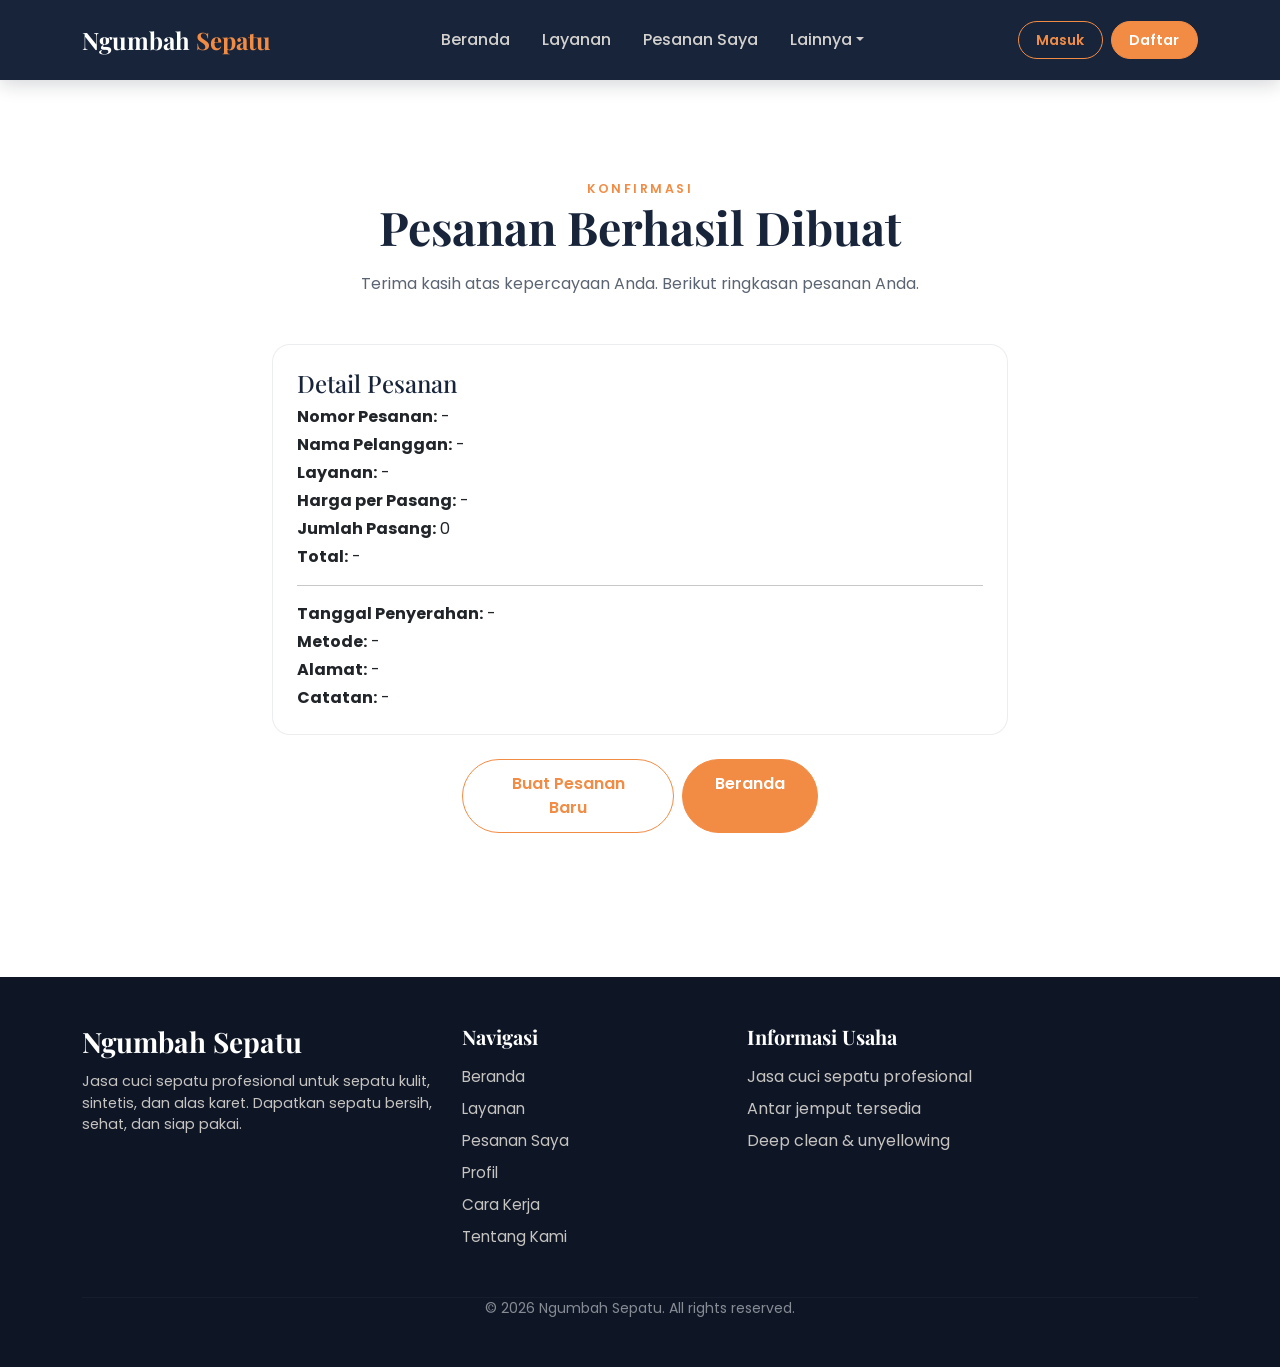
<file: konfirmasi-pesanan.html>
<!DOCTYPE html>
<html lang="id">
<head>
    <meta charset="UTF-8">
    <meta name="viewport" content="width=device-width, initial-scale=1.0">
    <title>Ngumbah Sepatu | Konfirmasi Pesanan</title>

    <!-- Bootstrap 5 CSS -->
    <link href="https://cdn.jsdelivr.net/npm/bootstrap@5.3.3/dist/css/bootstrap.min.css" rel="stylesheet">
    <!-- Google Fonts -->
    <link href="https://fonts.googleapis.com/css2?family=Playfair+Display:wght@500;600;700&family=Poppins:wght@300;400;500;600;700&display=swap" rel="stylesheet">
    <!-- Custom CSS -->
    <link rel="stylesheet" href="css/style.css">
</head>
<body>

    <!-- ==================== NAVBAR ==================== -->
    <nav class="navbar navbar-expand-lg navbar-dark bg-navy fixed-top">
        <div class="container">
            <a class="navbar-brand" href="index.html">Ngumbah <span class="brand-accent">Sepatu</span></a>

            <button class="navbar-toggler" type="button" data-bs-toggle="collapse" data-bs-target="#navMenu" aria-controls="navMenu" aria-expanded="false" aria-label="Buka navigasi">
                <span class="navbar-toggler-icon"></span>
            </button>

            <div class="collapse navbar-collapse" id="navMenu">
                <ul class="navbar-nav mx-auto mb-2 mb-lg-0">
                    <li class="nav-item"><a class="nav-link" href="index.html">Beranda</a></li>
                    <li class="nav-item"><a class="nav-link" href="layanan.html">Layanan</a></li>
                    <li class="nav-item"><a class="nav-link" href="pesanan-saya.html">Pesanan Saya</a></li>
                    <li class="nav-item dropdown">
                        <a class="nav-link dropdown-toggle" href="#" id="dropdownLainnya" role="button" data-bs-toggle="dropdown" aria-expanded="false">Lainnya</a>
                        <ul class="dropdown-menu dropdown-menu-dark" aria-labelledby="dropdownLainnya">
                            <li><a class="dropdown-item" href="index.html#cara-kerja">Cara Kerja</a></li>
                            <li><a class="dropdown-item" href="index.html#tentang">Tentang Kami</a></li>
                            <li><hr class="dropdown-divider"></li>
                            <li><a class="dropdown-item" href="profil.html">Profil</a></li>
                        </ul>
                    </li>
                </ul>
                <div class="d-flex flex-column flex-lg-row gap-2 mt-3 mt-lg-0">
                    <a href="login.html" class="btn btn-outline-orange" id="btnNavLogin">Masuk</a>
                    <a href="register.html" class="btn btn-orange" id="btnNavRegister">Daftar</a>
                    <button type="button" class="btn btn-outline-orange" id="btnLogout" style="display: none;">Logout</button>
                </div>
            </div>
        </div>
    </nav>

    <!-- ==================== KONFIRMASI PESANAN ==================== -->
    <section class="section bg-white">
        <div class="container">
            <div class="row justify-content-center text-center">
                <div class="col-lg-8">
                    <span class="eyebrow text-orange">Konfirmasi</span>
                    <h1 class="section-title">Pesanan Berhasil Dibuat</h1>
                    <p class="section-sub">Terima kasih atas kepercayaan Anda. Berikut ringkasan pesanan Anda.</p>
                </div>
            </div>

            <div class="row mt-5">
                <div class="col-lg-8 offset-lg-2">
                    <div class="card bg-white service-card p-4">
                        <h3 class="service-title">Detail Pesanan</h3>

                        <p class="mb-1"><strong>Nomor Pesanan:</strong> <span id="konfirmasiNomor">-</span></p>
                        <p class="mb-1"><strong>Nama Pelanggan:</strong> <span id="konfirmasiNama">-</span></p>
                        <p class="mb-1"><strong>Layanan:</strong> <span id="konfirmasiLayanan">-</span></p>
                        <p class="mb-1"><strong>Harga per Pasang:</strong> <span id="konfirmasiHarga">-</span></p>
                        <p class="mb-1"><strong>Jumlah Pasang:</strong> <span id="konfirmasiJumlah">0</span></p>
                        <p class="mb-0"><strong>Total:</strong> <span id="konfirmasiTotal">-</span></p>

                        <hr>
                        <p class="mb-1"><strong>Tanggal Penyerahan:</strong> <span id="konfirmasiTanggal">-</span></p>
                        <p class="mb-1"><strong>Metode:</strong> <span id="konfirmasiMetode">-</span></p>
                        <p class="mb-1"><strong>Alamat:</strong> <span id="konfirmasiAlamat">-</span></p>
                        <p class="mb-0"><strong>Catatan:</strong> <span id="konfirmasiCatatan">-</span></p>
                    </div>
                </div>
            </div>

            <div class="row mt-4 mb-5 justify-content-center">
                <div class="col-lg-4 text-center d-grid gap-2 d-lg-flex justify-content-center">
                    <a href="pemesanan.html" class="btn btn-outline-orange">Buat Pesanan Baru</a>
                    <a href="index.html" class="btn btn-orange">Beranda</a>
                </div>
            </div>
        </div>
    </section>

    <!-- ==================== FOOTER ==================== -->
    <footer class="footer">
        <div class="container py-5">
            <div class="row g-4">
                <div class="col-lg-4 mb-3 mb-lg-0">
                    <h4 class="footer-brand">Ngumbah Sepatu</h4>
                    <p class="footer-text">Jasa cuci sepatu profesional untuk sepatu kulit, sintetis, dan alas karet. Dapatkan sepatu bersih, sehat, dan siap pakai.</p>
                </div>
                <div class="col-6 col-lg-3 mb-3 mb-lg-0">
                    <h5 class="footer-heading">Navigasi</h5>
                    <ul class="footer-links list-unstyled">
                        <li><a href="index.html">Beranda</a></li>
                        <li><a href="layanan.html">Layanan</a></li>
                        <li><a href="pesanan-saya.html">Pesanan Saya</a></li>
                        <li><a href="profil.html">Profil</a></li>
                        <li><a href="index.html#cara-kerja">Cara Kerja</a></li>
                        <li><a href="index.html#tentang">Tentang Kami</a></li>
                    </ul>
                </div>
                <div class="col-6 col-lg-3 mb-3 mb-lg-0">
                    <h5 class="footer-heading">Informasi Usaha</h5>
                    <ul class="footer-links list-unstyled">
                        <li>Jasa cuci sepatu profesional</li>
                        <li>Antar jemput tersedia</li>
                        <li>Deep clean &amp; unyellowing</li>
                    </ul>
                </div>
            </div>
            <hr class="footer-divider">
            <div class="text-center text-white-50 small">
                <p class="mb-0">&copy; 2026 Ngumbah Sepatu. All rights reserved.</p>
            </div>
        </div>
    </footer>

    <!-- jQuery -->
    <script src="https://code.jquery.com/jquery-3.7.1.min.js"></script>
    <!-- Bootstrap 5 JS Bundle (includes Popper) -->
    <script src="https://cdn.jsdelivr.net/npm/bootstrap@5.3.3/dist/js/bootstrap.bundle.min.js"></script>
    <!-- Custom JS -->
    <script src="js/script.js"></script>
</body>
</html>
</file>
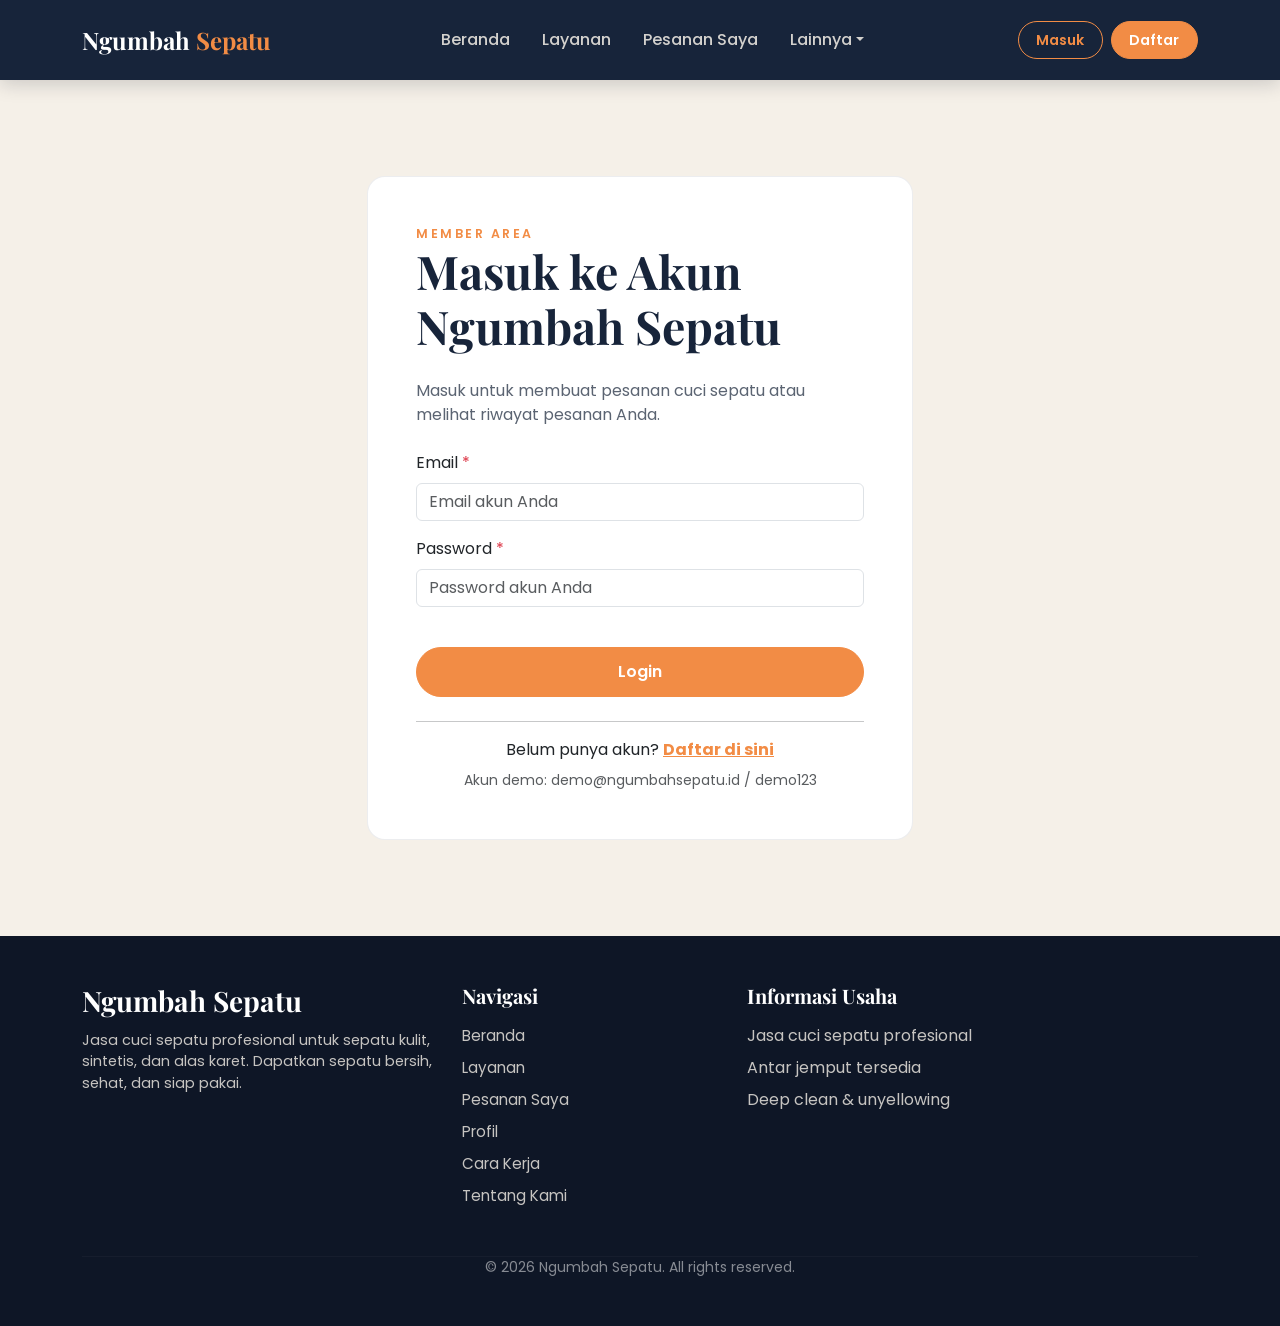
<file: login.html>
<!DOCTYPE html>
<html lang="id">
<head>
    <meta charset="UTF-8">
    <meta name="viewport" content="width=device-width, initial-scale=1.0">
    <title>Ngumbah Sepatu | Masuk</title>

    <!-- Bootstrap 5 CSS -->
    <link href="https://cdn.jsdelivr.net/npm/bootstrap@5.3.3/dist/css/bootstrap.min.css" rel="stylesheet">
    <!-- Google Fonts -->
    <link href="https://fonts.googleapis.com/css2?family=Playfair+Display:wght@500;600;700&family=Poppins:wght@300;400;500;600;700&display=swap" rel="stylesheet">
    <!-- Custom CSS -->
    <link rel="stylesheet" href="css/style.css">
</head>
<body>

    <!-- ==================== NAVBAR ==================== -->
    <nav class="navbar navbar-expand-lg navbar-dark bg-navy fixed-top">
        <div class="container">
            <a class="navbar-brand" href="index.html">Ngumbah <span class="brand-accent">Sepatu</span></a>

            <button class="navbar-toggler" type="button" data-bs-toggle="collapse" data-bs-target="#navMenu" aria-controls="navMenu" aria-expanded="false" aria-label="Buka navigasi">
                <span class="navbar-toggler-icon"></span>
            </button>

            <div class="collapse navbar-collapse" id="navMenu">
                <ul class="navbar-nav mx-auto mb-2 mb-lg-0">
                    <li class="nav-item"><a class="nav-link" href="index.html">Beranda</a></li>
                    <li class="nav-item"><a class="nav-link" href="layanan.html">Layanan</a></li>
                    <li class="nav-item"><a class="nav-link" href="pesanan-saya.html">Pesanan Saya</a></li>
                    <li class="nav-item dropdown">
                        <a class="nav-link dropdown-toggle" href="#" id="dropdownLainnya" role="button" data-bs-toggle="dropdown" aria-expanded="false">Lainnya</a>
                        <ul class="dropdown-menu dropdown-menu-dark" aria-labelledby="dropdownLainnya">
                            <li><a class="dropdown-item" href="index.html#cara-kerja">Cara Kerja</a></li>
                            <li><a class="dropdown-item" href="index.html#tentang">Tentang Kami</a></li>
                            <li><hr class="dropdown-divider"></li>
                            <li><a class="dropdown-item" href="profil.html">Profil</a></li>
                        </ul>
                    </li>
                </ul>
                <div class="d-flex flex-column flex-lg-row gap-2 mt-3 mt-lg-0">
                    <a href="login.html" class="btn btn-outline-orange" id="btnNavLogin">Masuk</a>
                    <a href="register.html" class="btn btn-orange" id="btnNavRegister">Daftar</a>
                    <button type="button" class="btn btn-outline-orange" id="btnLogout" style="display: none;">Logout</button>
                </div>
            </div>
        </div>
    </nav>

    <!-- ==================== HALAMAN LOGIN ==================== -->
    <section class="section bg-cream">
        <div class="container">
            <div class="row justify-content-center">
                <div class="col-lg-6 col-md-8">
                    <div class="card bg-white service-card p-4 p-lg-5">
                        <span class="eyebrow text-orange">Member Area</span>
                        <h1 class="section-title">Masuk ke Akun Ngumbah Sepatu</h1>
                        <p class="section-sub">Masuk untuk membuat pesanan cuci sepatu atau melihat riwayat pesanan Anda.</p>

                        <div class="alert alert-danger mt-3 mb-0 d-none" id="loginError" role="alert"></div>
                        <div class="alert alert-success mt-3 mb-0 d-none" id="loginSuccess" role="alert"></div>

                        <form id="formLogin" class="mt-4">
                            <div class="mb-3">
                                <label for="loginEmail" class="form-label">Email <span class="text-danger">*</span></label>
                                <input type="email" class="form-control" id="loginEmail" name="email" placeholder="Email akun Anda" required>
                                <div class="invalid-feedback">Email wajib diisi dengan format yang benar.</div>
                            </div>
                            <div class="mb-3">
                                <label for="loginPassword" class="form-label">Password <span class="text-danger">*</span></label>
                                <input type="password" class="form-control" id="loginPassword" name="password" placeholder="Password akun Anda" required>
                                <div class="invalid-feedback">Password wajib diisi.</div>
                            </div>
                            <button type="submit" class="btn btn-orange w-100 mt-4" id="btnLogin">Login</button>
                        </form>

                        <hr class="mt-4 mb-0">
                        <p class="text-center mt-3 mb-0">Belum punya akun? <a href="register.html" class="text-orange fw-bold">Daftar di sini</a></p>
                        <p class="text-center small text-muted mt-2 mb-0">Akun demo: demo@ngumbahsepatu.id / demo123</p>
                    </div>
                </div>
            </div>
        </div>
    </section>

    <!-- ==================== FOOTER ==================== -->
    <footer class="footer">
        <div class="container py-5">
            <div class="row g-4">
                <div class="col-lg-4 mb-3 mb-lg-0">
                    <h4 class="footer-brand">Ngumbah Sepatu</h4>
                    <p class="footer-text">Jasa cuci sepatu profesional untuk sepatu kulit, sintetis, dan alas karet. Dapatkan sepatu bersih, sehat, dan siap pakai.</p>
                </div>
                <div class="col-6 col-lg-3 mb-3 mb-lg-0">
                    <h5 class="footer-heading">Navigasi</h5>
                    <ul class="footer-links list-unstyled">
                        <li><a href="index.html">Beranda</a></li>
                        <li><a href="layanan.html">Layanan</a></li>
                        <li><a href="pesanan-saya.html">Pesanan Saya</a></li>
                        <li><a href="profil.html">Profil</a></li>
                        <li><a href="index.html#cara-kerja">Cara Kerja</a></li>
                        <li><a href="index.html#tentang">Tentang Kami</a></li>
                    </ul>
                </div>
                <div class="col-6 col-lg-3 mb-3 mb-lg-0">
                    <h5 class="footer-heading">Informasi Usaha</h5>
                    <ul class="footer-links list-unstyled">
                        <li>Jasa cuci sepatu profesional</li>
                        <li>Antar jemput tersedia</li>
                        <li>Deep clean &amp; unyellowing</li>
                    </ul>
                </div>
            </div>
            <hr class="footer-divider">
            <div class="text-center text-white-50 small">
                <p class="mb-0">&copy; 2026 Ngumbah Sepatu. All rights reserved.</p>
            </div>
        </div>
    </footer>

    <!-- jQuery -->
    <script src="https://code.jquery.com/jquery-3.7.1.min.js"></script>
    <!-- Bootstrap 5 JS Bundle (includes Popper) -->
    <script src="https://cdn.jsdelivr.net/npm/bootstrap@5.3.3/dist/js/bootstrap.bundle.min.js"></script>
    <!-- Custom JS -->
    <script src="js/script.js"></script>
</body>
</html>
</file>
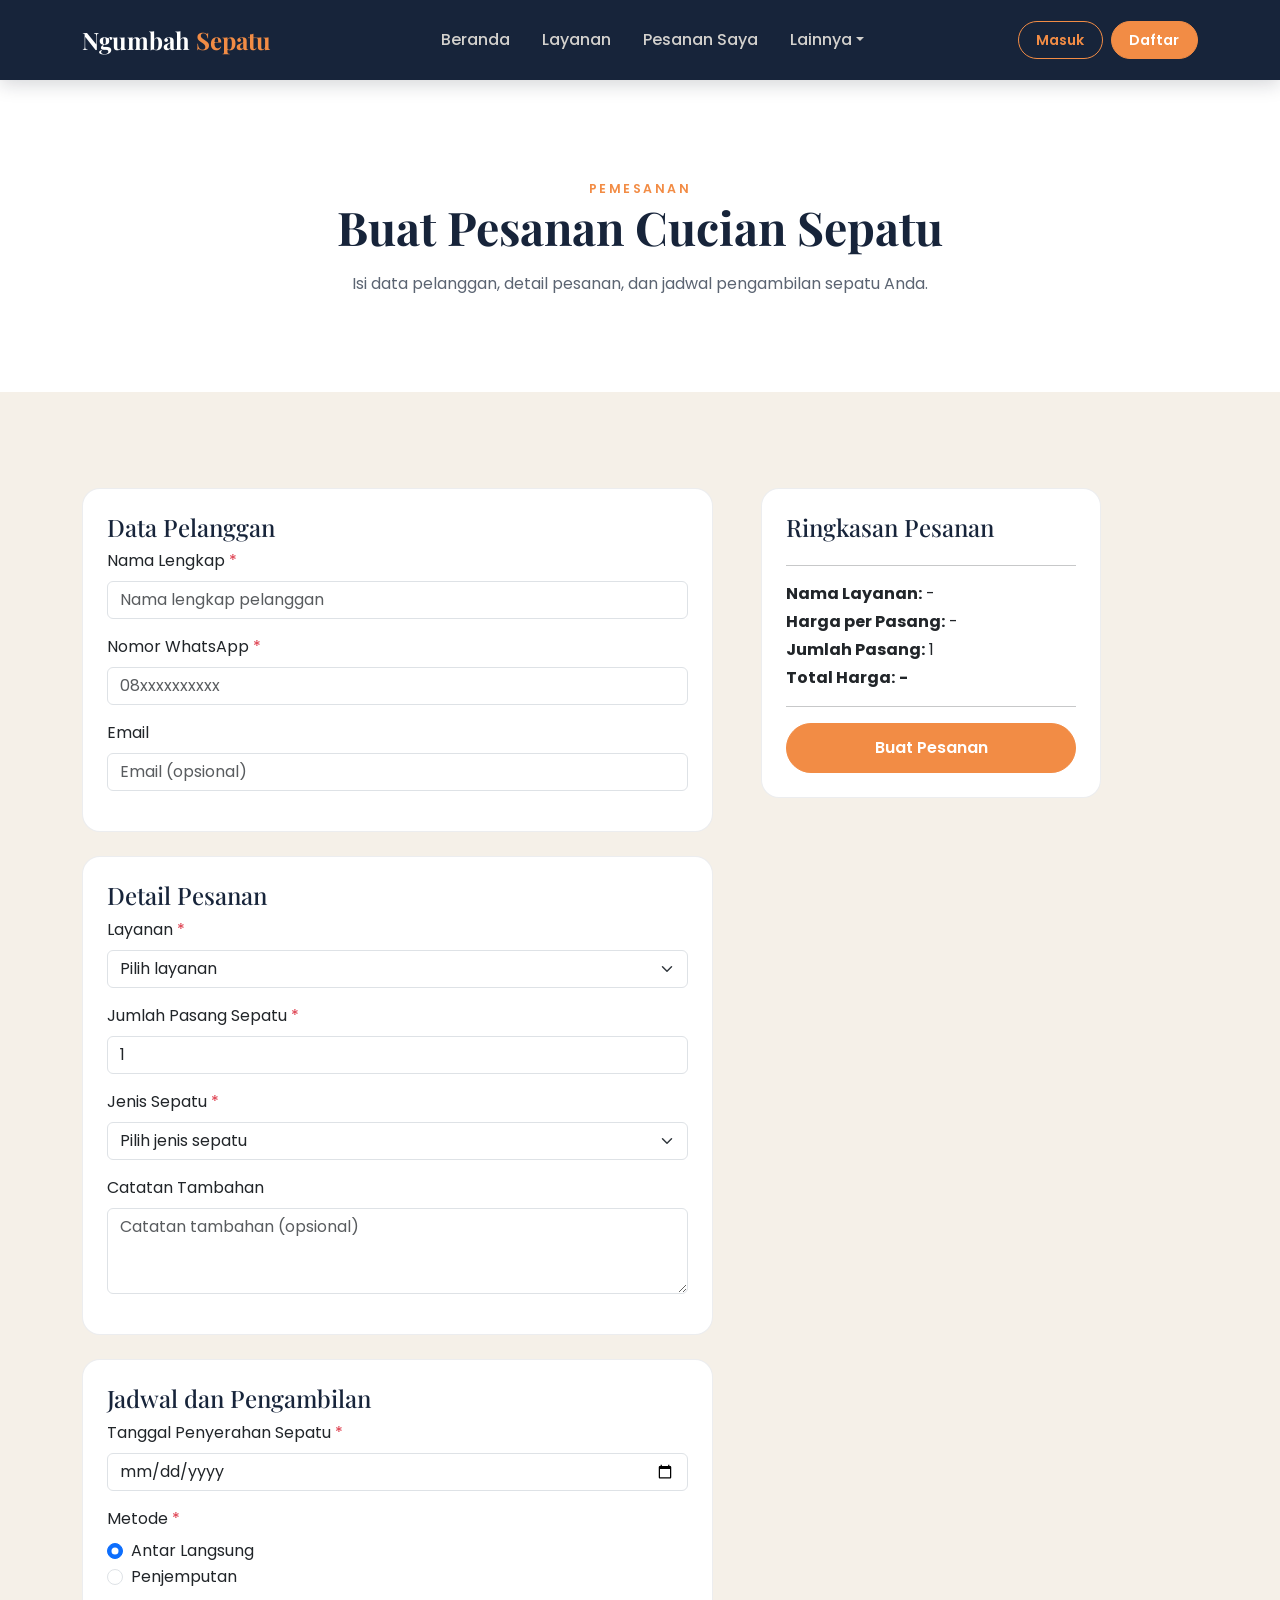
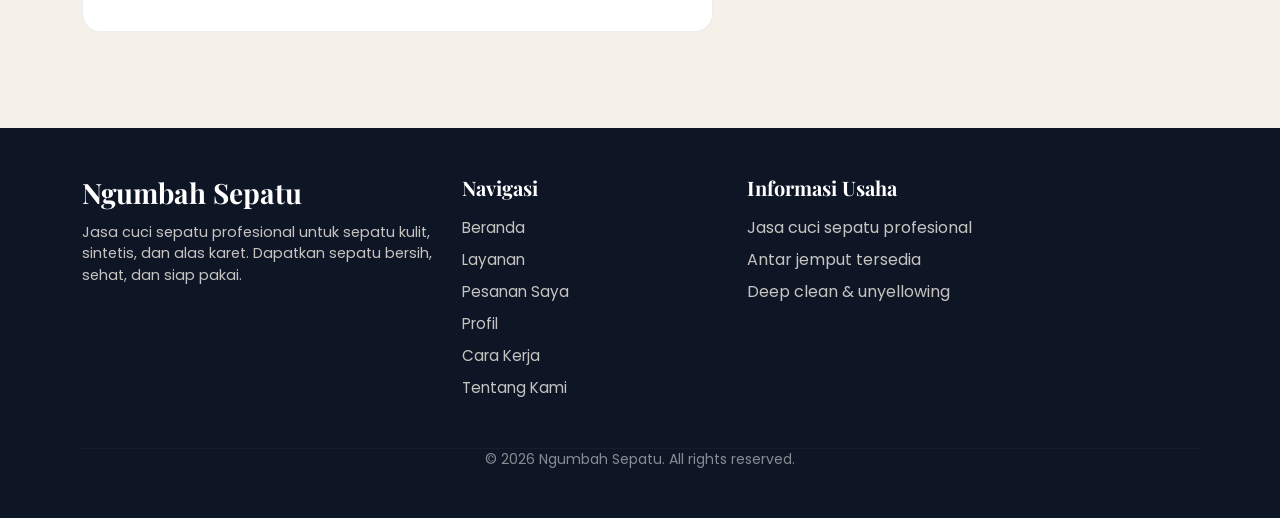
<file: pemesanan.html>
<!DOCTYPE html>
<html lang="id">
<head>
    <meta charset="UTF-8">
    <meta name="viewport" content="width=device-width, initial-scale=1.0">
    <title>Ngumbah Sepatu | Pemesanan</title>

    <!-- Bootstrap 5 CSS -->
    <link href="https://cdn.jsdelivr.net/npm/bootstrap@5.3.3/dist/css/bootstrap.min.css" rel="stylesheet">
    <!-- Google Fonts -->
    <link href="https://fonts.googleapis.com/css2?family=Playfair+Display:wght@500;600;700&family=Poppins:wght@300;400;500;600;700&display=swap" rel="stylesheet">
    <!-- Custom CSS -->
    <link rel="stylesheet" href="css/style.css">
</head>
<body>

    <!-- ==================== NAVBAR ==================== -->
    <nav class="navbar navbar-expand-lg navbar-dark bg-navy fixed-top">
        <div class="container">
            <a class="navbar-brand" href="index.html">Ngumbah <span class="brand-accent">Sepatu</span></a>

            <button class="navbar-toggler" type="button" data-bs-toggle="collapse" data-bs-target="#navMenu" aria-controls="navMenu" aria-expanded="false" aria-label="Buka navigasi">
                <span class="navbar-toggler-icon"></span>
            </button>

            <div class="collapse navbar-collapse" id="navMenu">
                <ul class="navbar-nav mx-auto mb-2 mb-lg-0">
                    <li class="nav-item"><a class="nav-link" href="index.html">Beranda</a></li>
                    <li class="nav-item"><a class="nav-link" href="layanan.html">Layanan</a></li>
                    <li class="nav-item"><a class="nav-link" href="pesanan-saya.html">Pesanan Saya</a></li>
                    <li class="nav-item dropdown">
                        <a class="nav-link dropdown-toggle" href="#" id="dropdownLainnya" role="button" data-bs-toggle="dropdown" aria-expanded="false">Lainnya</a>
                        <ul class="dropdown-menu dropdown-menu-dark" aria-labelledby="dropdownLainnya">
                            <li><a class="dropdown-item" href="index.html#cara-kerja">Cara Kerja</a></li>
                            <li><a class="dropdown-item" href="index.html#tentang">Tentang Kami</a></li>
                            <li><hr class="dropdown-divider"></li>
                            <li><a class="dropdown-item" href="profil.html">Profil</a></li>
                        </ul>
                    </li>
                </ul>
                <div class="d-flex flex-column flex-lg-row gap-2 mt-3 mt-lg-0">
                    <a href="login.html" class="btn btn-outline-orange" id="btnNavLogin">Masuk</a>
                    <a href="register.html" class="btn btn-orange" id="btnNavRegister">Daftar</a>
                    <button type="button" class="btn btn-outline-orange" id="btnLogout" style="display: none;">Logout</button>
                </div>
            </div>
        </div>
    </nav>

    <!-- ==================== HEADER HALAMAN PEMESANAN ==================== -->
    <section class="section bg-white">
        <div class="container">
            <div class="row justify-content-center text-center">
                <div class="col-lg-7">
                    <span class="eyebrow text-orange">Pemesanan</span>
                    <h1 class="section-title">Buat Pesanan Cucian Sepatu</h1>
                    <p class="section-sub">Isi data pelanggan, detail pesanan, dan jadwal pengambilan sepatu Anda.</p>
                </div>
            </div>
        </div>
    </section>

    <!-- ==================== FORM & RINGKASAN ==================== -->
    <section class="section bg-cream">
        <div class="container">
            <div class="row g-5">
                <!-- FORM -->
                <div class="col-lg-7">
                    <form id="formPemesanan">
                        <!-- Data Pelanggan -->
                        <div class="card form-card p-4 mb-4">
                            <h3 class="service-title">Data Pelanggan</h3>

                            <div class="mb-3">
                                <label for="nama" class="form-label">Nama Lengkap <span class="text-danger">*</span></label>
                                <input type="text" class="form-control" id="nama" name="nama" placeholder="Nama lengkap pelanggan" required>
                                <div class="invalid-feedback">Nama lengkap wajib diisi.</div>
                            </div>

                            <div class="mb-3">
                                <label for="whatsapp" class="form-label">Nomor WhatsApp <span class="text-danger">*</span></label>
                                <input type="text" class="form-control" id="whatsapp" name="whatsapp" placeholder="08xxxxxxxxxx" required>
                                <div class="invalid-feedback">Nomor WhatsApp wajib diisi.</div>
                            </div>

                            <div class="mb-3">
                                <label for="email" class="form-label">Email</label>
                                <input type="email" class="form-control" id="email" name="email" placeholder="Email (opsional)">
                            </div>
                        </div>

                        <!-- Detail Pesanan -->
                        <div class="card form-card p-4 mb-4">
                            <h3 class="service-title">Detail Pesanan</h3>

                            <div class="mb-3">
                                <label for="layanan" class="form-label">Layanan <span class="text-danger">*</span></label>
                                <select class="form-select" id="layanan" name="layanan" required>
                                    <option value="" selected disabled>Pilih layanan</option>
                                    <option value="fast-clean">Fast Clean - Rp 25.000</option>
                                    <option value="deep-clean">Deep Clean - Rp 40.000</option>
                                    <option value="unyellowing">Unyellowing - Rp 50.000</option>
                                </select>
                                <div class="invalid-feedback">Layanan wajib dipilih.</div>
                            </div>

                            <div class="mb-3">
                                <label for="jumlah" class="form-label">Jumlah Pasang Sepatu <span class="text-danger">*</span></label>
                                <input type="number" class="form-control" id="jumlah" name="jumlah" min="1" value="1" required>
                                <div class="invalid-feedback">Jumlah pasang minimal 1.</div>
                            </div>

                            <div class="mb-3">
                                <label for="jenisSepatu" class="form-label">Jenis Sepatu <span class="text-danger">*</span></label>
                                <select class="form-select" id="jenisSepatu" name="jenisSepatu" required>
                                    <option value="" selected disabled>Pilih jenis sepatu</option>
                                    <option value="Sepatu Harian/Sneakers">Sepatu Harian/Sneakers</option>
                                    <option value="Sepatu Formal">Sepatu Formal</option>
                                    <option value="Sepatu Hiking">Sepatu Hiking</option>
                                    <option value="Sepatu Running">Sepatu Running</option>
                                    <option value="Sepatu Lainnya">Sepatu Lainnya</option>
                                </select>
                                <div class="invalid-feedback">Jenis sepatu wajib dipilih.</div>
                            </div>

                            <div class="mb-3">
                                <label for="catatan" class="form-label">Catatan Tambahan</label>
                                <textarea class="form-control" id="catatan" name="catatan" rows="3" placeholder="Catatan tambahan (opsional)"></textarea>
                            </div>
                        </div>

                        <!-- Jadwal dan Pengambilan -->
                        <div class="card form-card p-4">
                            <h3 class="service-title">Jadwal dan Pengambilan</h3>

                            <div class="mb-3">
                                <label for="tanggal" class="form-label">Tanggal Penyerahan Sepatu <span class="text-danger">*</span></label>
                                <input type="date" class="form-control" id="tanggal" name="tanggal" required>
                                <div class="invalid-feedback">Tanggal penyerahan wajib diisi.</div>
                            </div>

                            <div class="mb-3">
                                <label class="form-label">Metode <span class="text-danger">*</span></label>
                                <div class="form-check">
                                    <input class="form-check-input" type="radio" name="metode" id="metodeAntar" value="antar" checked>
                                    <label class="form-check-label" for="metodeAntar">Antar Langsung</label>
                                </div>
                                <div class="form-check">
                                    <input class="form-check-input" type="radio" name="metode" id="metodePenjemputan" value="penjemputan">
                                    <label class="form-check-label" for="metodePenjemputan">Penjemputan</label>
                                </div>
                            </div>

                            <div class="mb-3 d-none" id="alamatField">
                                <label for="alamat" class="form-label">Alamat <span class="text-danger">*</span></label>
                                <textarea class="form-control" id="alamat" name="alamat" rows="2" placeholder="Alamat penjemputan"></textarea>
                                <div class="invalid-feedback">Alamat wajib diisi untuk metode penjemputan.</div>
                            </div>
                        </div>
                    </form>
                </div>

                <!-- RINGKASAN -->
                <div class="col-lg-4">
                    <div class="card form-card p-4 sticky-top">
                        <h3 class="service-title">Ringkasan Pesanan</h3>
                        <hr>
                        <p class="mb-1"><strong>Nama Layanan:</strong> <span id="ringkasanLayanan">-</span></p>
                        <p class="mb-1"><strong>Harga per Pasang:</strong> <span id="ringkasanHarga">-</span></p>
                        <p class="mb-1"><strong>Jumlah Pasang:</strong> <span id="ringkasanJumlah">1</span></p>
                        <p class="mb-0"><strong>Total Harga:</strong> <span id="ringkasanTotal"><strong>-</strong></span></p>
                        <hr>
                        <button type="button" class="btn btn-orange w-100" id="btnBuatPesanan">Buat Pesanan</button>
                    </div>
                </div>
            </div>
        </div>
    </section>

    <!-- ==================== MODAL KONFIRMASI ==================== -->
    <div class="modal fade" id="modalKonfirmasi" tabindex="-1" aria-labelledby="modalKonfirmasiLabel" aria-hidden="true">
        <div class="modal-dialog modal-dialog-centered">
            <div class="modal-content">
                <div class="modal-header">
                    <h5 class="modal-title" id="modalKonfirmasiLabel">Konfirmasi Pesanan</h5>
                    <button type="button" class="btn-close" data-bs-dismiss="modal" aria-label="Tutup"></button>
                </div>
                <div class="modal-body">
                    <p class="mb-1"><strong>Nama Layanan:</strong> <span id="modalLayanan">-</span></p>
                    <p class="mb-1"><strong>Harga per Pasang:</strong> <span id="modalHarga">-</span></p>
                    <p class="mb-1"><strong>Jumlah Pasang:</strong> <span id="modalJumlah">-</span></p>
                    <p class="mb-0"><strong>Total:</strong> <span id="modalTotal">-</span></p>
                </div>
                <div class="modal-footer">
                    <button type="button" class="btn btn-outline-orange" data-bs-dismiss="modal">Batal</button>
                    <button type="button" class="btn btn-orange" id="btnKonfirmasi">Konfirmasi Pesanan</button>
                </div>
            </div>
        </div>
    </div>

    <!-- TOAST NOTIFIKASI -->
    <div class="position-fixed bottom-0 end-0 p-3" style="z-index: 1100;">
        <div class="toast align-items-center text-bg-success border-0" id="toastSuksesPesanan" role="alert" aria-live="assertive" aria-atomic="true">
            <div class="d-flex">
                <div class="toast-body" id="toastSuksesTeks">Pesanan berhasil dibuat.</div>
                <button type="button" class="btn-close btn-close-white me-2 m-auto" data-bs-dismiss="toast" aria-label="Tutup"></button>
            </div>
        </div>
    </div>

    <!-- ==================== FOOTER ==================== -->
    <footer class="footer">
        <div class="container py-5">
            <div class="row g-4">
                <div class="col-lg-4 mb-3 mb-lg-0">
                    <h4 class="footer-brand">Ngumbah Sepatu</h4>
                    <p class="footer-text">Jasa cuci sepatu profesional untuk sepatu kulit, sintetis, dan alas karet. Dapatkan sepatu bersih, sehat, dan siap pakai.</p>
                </div>
                <div class="col-6 col-lg-3 mb-3 mb-lg-0">
                    <h5 class="footer-heading">Navigasi</h5>
                    <ul class="footer-links list-unstyled">
                        <li><a href="index.html">Beranda</a></li>
                        <li><a href="layanan.html">Layanan</a></li>
                        <li><a href="pesanan-saya.html">Pesanan Saya</a></li>
                        <li><a href="profil.html">Profil</a></li>
                        <li><a href="index.html#cara-kerja">Cara Kerja</a></li>
                        <li><a href="index.html#tentang">Tentang Kami</a></li>
                    </ul>
                </div>
                <div class="col-6 col-lg-3 mb-3 mb-lg-0">
                    <h5 class="footer-heading">Informasi Usaha</h5>
                    <ul class="footer-links list-unstyled">
                        <li>Jasa cuci sepatu profesional</li>
                        <li>Antar jemput tersedia</li>
                        <li>Deep clean &amp; unyellowing</li>
                    </ul>
                </div>
            </div>
            <hr class="footer-divider">
            <div class="text-center text-white-50 small">
                <p class="mb-0">&copy; 2026 Ngumbah Sepatu. All rights reserved.</p>
            </div>
        </div>
    </footer>

    <!-- jQuery -->
    <script src="https://code.jquery.com/jquery-3.7.1.min.js"></script>
    <!-- Bootstrap 5 JS Bundle (includes Popper) -->
    <script src="https://cdn.jsdelivr.net/npm/bootstrap@5.3.3/dist/js/bootstrap.bundle.min.js"></script>
    <!-- Custom JS -->
    <script src="js/script.js"></script>
</body>
</html>
</file>
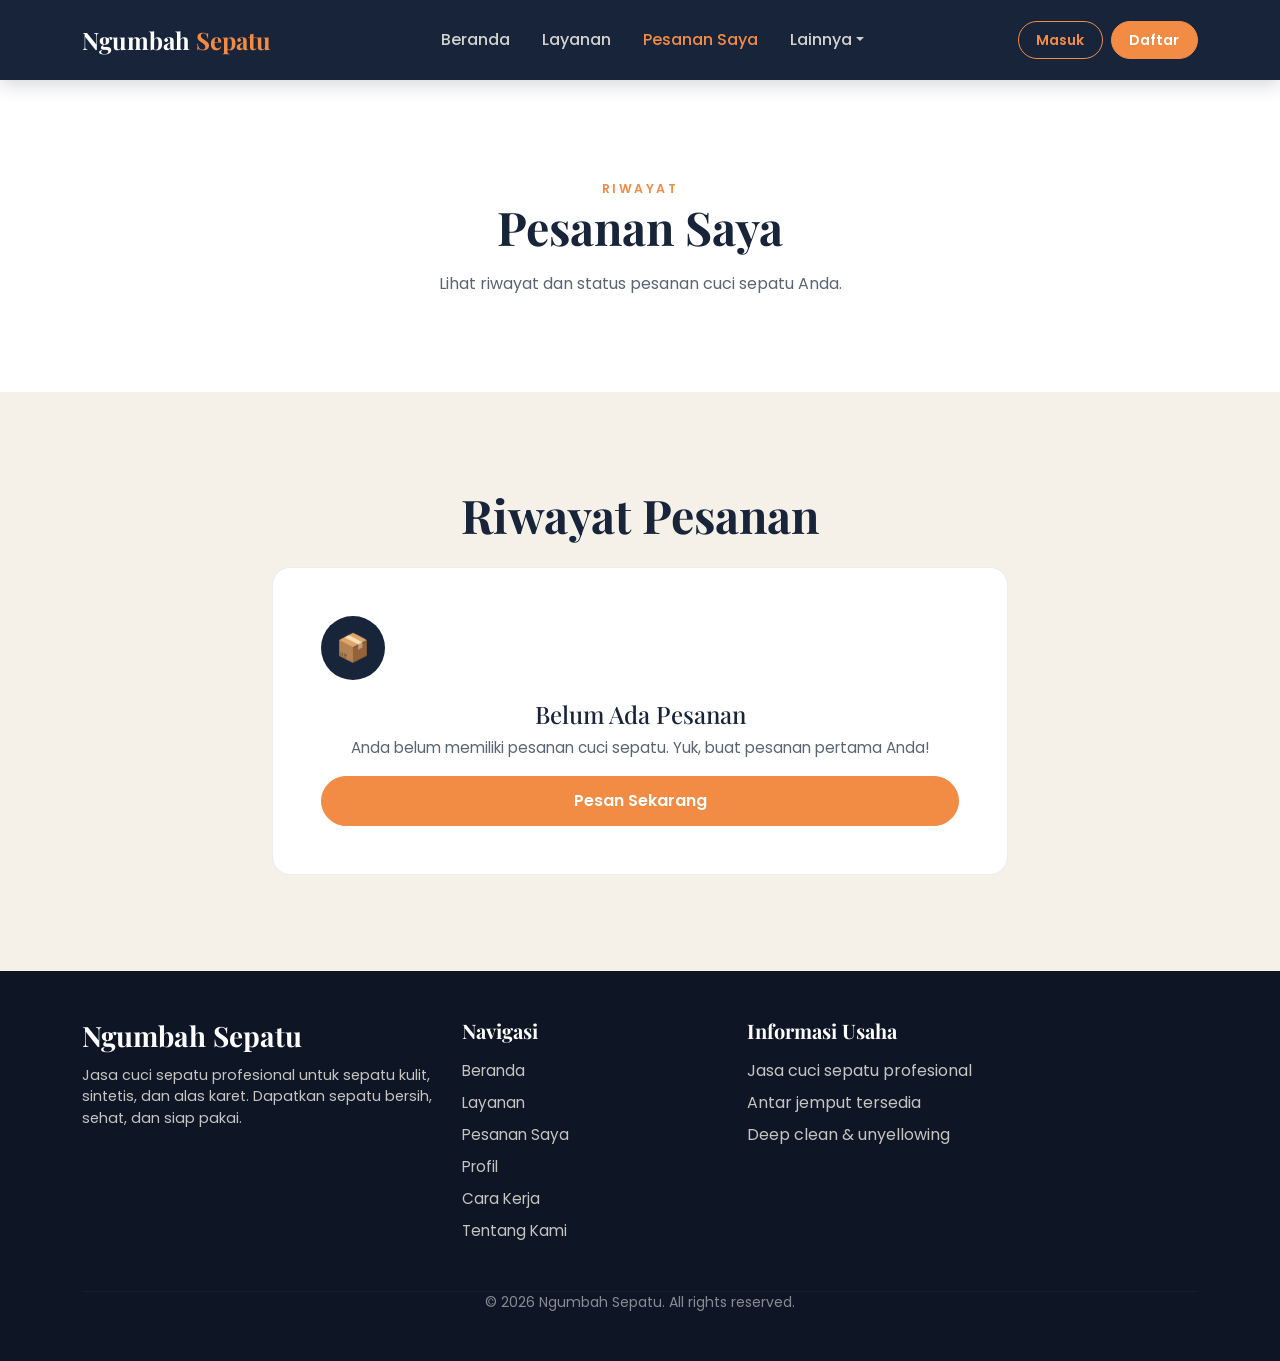
<file: pesanan-saya.html>
<!DOCTYPE html>
<html lang="id">
<head>
    <meta charset="UTF-8">
    <meta name="viewport" content="width=device-width, initial-scale=1.0">
    <title>Ngumbah Sepatu | Pesanan Saya</title>

    <!-- Bootstrap 5 CSS -->
    <link href="https://cdn.jsdelivr.net/npm/bootstrap@5.3.3/dist/css/bootstrap.min.css" rel="stylesheet">
    <!-- Google Fonts -->
    <link href="https://fonts.googleapis.com/css2?family=Playfair+Display:wght@500;600;700&family=Poppins:wght@300;400;500;600;700&display=swap" rel="stylesheet">
    <!-- Custom CSS -->
    <link rel="stylesheet" href="css/style.css">
</head>
<body>

    <!-- ==================== NAVBAR ==================== -->
    <nav class="navbar navbar-expand-lg navbar-dark bg-navy fixed-top">
        <div class="container">
            <a class="navbar-brand" href="index.html">Ngumbah <span class="brand-accent">Sepatu</span></a>

            <button class="navbar-toggler" type="button" data-bs-toggle="collapse" data-bs-target="#navMenu" aria-controls="navMenu" aria-expanded="false" aria-label="Buka navigasi">
                <span class="navbar-toggler-icon"></span>
            </button>

            <div class="collapse navbar-collapse" id="navMenu">
                <ul class="navbar-nav mx-auto mb-2 mb-lg-0">
                    <li class="nav-item"><a class="nav-link" href="index.html">Beranda</a></li>
                    <li class="nav-item"><a class="nav-link" href="layanan.html">Layanan</a></li>
                    <li class="nav-item"><a class="nav-link active" href="pesanan-saya.html">Pesanan Saya</a></li>
                    <li class="nav-item dropdown">
                        <a class="nav-link dropdown-toggle" href="#" id="dropdownLainnya" role="button" data-bs-toggle="dropdown" aria-expanded="false">Lainnya</a>
                        <ul class="dropdown-menu dropdown-menu-dark" aria-labelledby="dropdownLainnya">
                            <li><a class="dropdown-item" href="index.html#cara-kerja">Cara Kerja</a></li>
                            <li><a class="dropdown-item" href="index.html#tentang">Tentang Kami</a></li>
                            <li><hr class="dropdown-divider"></li>
                            <li><a class="dropdown-item" href="profil.html">Profil</a></li>
                        </ul>
                    </li>
                </ul>
                <div class="d-flex flex-column flex-lg-row gap-2 mt-3 mt-lg-0">
                    <a href="login.html" class="btn btn-outline-orange" id="btnNavLogin">Masuk</a>
                    <a href="register.html" class="btn btn-orange" id="btnNavRegister">Daftar</a>
                    <button type="button" class="btn btn-outline-orange" id="btnLogout" style="display: none;">Logout</button>
                </div>
            </div>
        </div>
    </nav>

    <!-- ==================== HEADER HALAMAN PESANAN SAYA ==================== -->
    <section class="section bg-white">
        <div class="container">
            <div class="row justify-content-center text-center">
                <div class="col-lg-7">
                    <span class="eyebrow text-orange">Riwayat</span>
                    <h1 class="section-title">Pesanan Saya</h1>
                    <p class="section-sub">Lihat riwayat dan status pesanan cuci sepatu Anda.</p>
                </div>
            </div>
        </div>
    </section>

    <!-- ==================== DAFTAR PESANAN SAYA ==================== -->
    <section class="section bg-cream">
        <div class="container">
            <div class="row justify-content-center">
                <div class="col-lg-8">
                    <div class="text-center mb-4">
                        <h2 class="section-title">Riwayat Pesanan</h2>
                    </div>

                    <div id="listPesanan">
                        <div class="card bg-white service-card p-5 text-center" id="emptyPesanan">
                            <div class="service-icon">📦</div>
                            <h3 class="service-title">Belum Ada Pesanan</h3>
                            <p class="service-desc">Anda belum memiliki pesanan cuci sepatu. Yuk, buat pesanan pertama Anda!</p>
                            <a href="layanan.html" class="btn btn-orange mt-3">Pesan Sekarang</a>
                        </div>
                        <div class="d-none" id="pesananCards"></div>
                    </div>
                </div>
            </div>
        </div>
    </section>

    <!-- ==================== FOOTER ==================== -->
    <footer class="footer">
        <div class="container py-5">
            <div class="row g-4">
                <div class="col-lg-4 mb-3 mb-lg-0">
                    <h4 class="footer-brand">Ngumbah Sepatu</h4>
                    <p class="footer-text">Jasa cuci sepatu profesional untuk sepatu kulit, sintetis, dan alas karet. Dapatkan sepatu bersih, sehat, dan siap pakai.</p>
                </div>
                <div class="col-6 col-lg-3 mb-3 mb-lg-0">
                    <h5 class="footer-heading">Navigasi</h5>
                    <ul class="footer-links list-unstyled">
                        <li><a href="index.html">Beranda</a></li>
                        <li><a href="layanan.html">Layanan</a></li>
                        <li><a href="pesanan-saya.html">Pesanan Saya</a></li>
                        <li><a href="profil.html">Profil</a></li>
                        <li><a href="index.html#cara-kerja">Cara Kerja</a></li>
                        <li><a href="index.html#tentang">Tentang Kami</a></li>
                    </ul>
                </div>
                <div class="col-6 col-lg-3 mb-3 mb-lg-0">
                    <h5 class="footer-heading">Informasi Usaha</h5>
                    <ul class="footer-links list-unstyled">
                        <li>Jasa cuci sepatu profesional</li>
                        <li>Antar jemput tersedia</li>
                        <li>Deep clean &amp; unyellowing</li>
                    </ul>
                </div>
            </div>
            <hr class="footer-divider">
            <div class="text-center text-white-50 small">
                <p class="mb-0">&copy; 2026 Ngumbah Sepatu. All rights reserved.</p>
            </div>
        </div>
    </footer>

    <!-- jQuery -->
    <script src="https://code.jquery.com/jquery-3.7.1.min.js"></script>
    <!-- Bootstrap 5 JS Bundle (includes Popper) -->
    <script src="https://cdn.jsdelivr.net/npm/bootstrap@5.3.3/dist/js/bootstrap.bundle.min.js"></script>
    <!-- Custom JS -->
    <script src="js/script.js"></script>
</body>
</html>
</file>
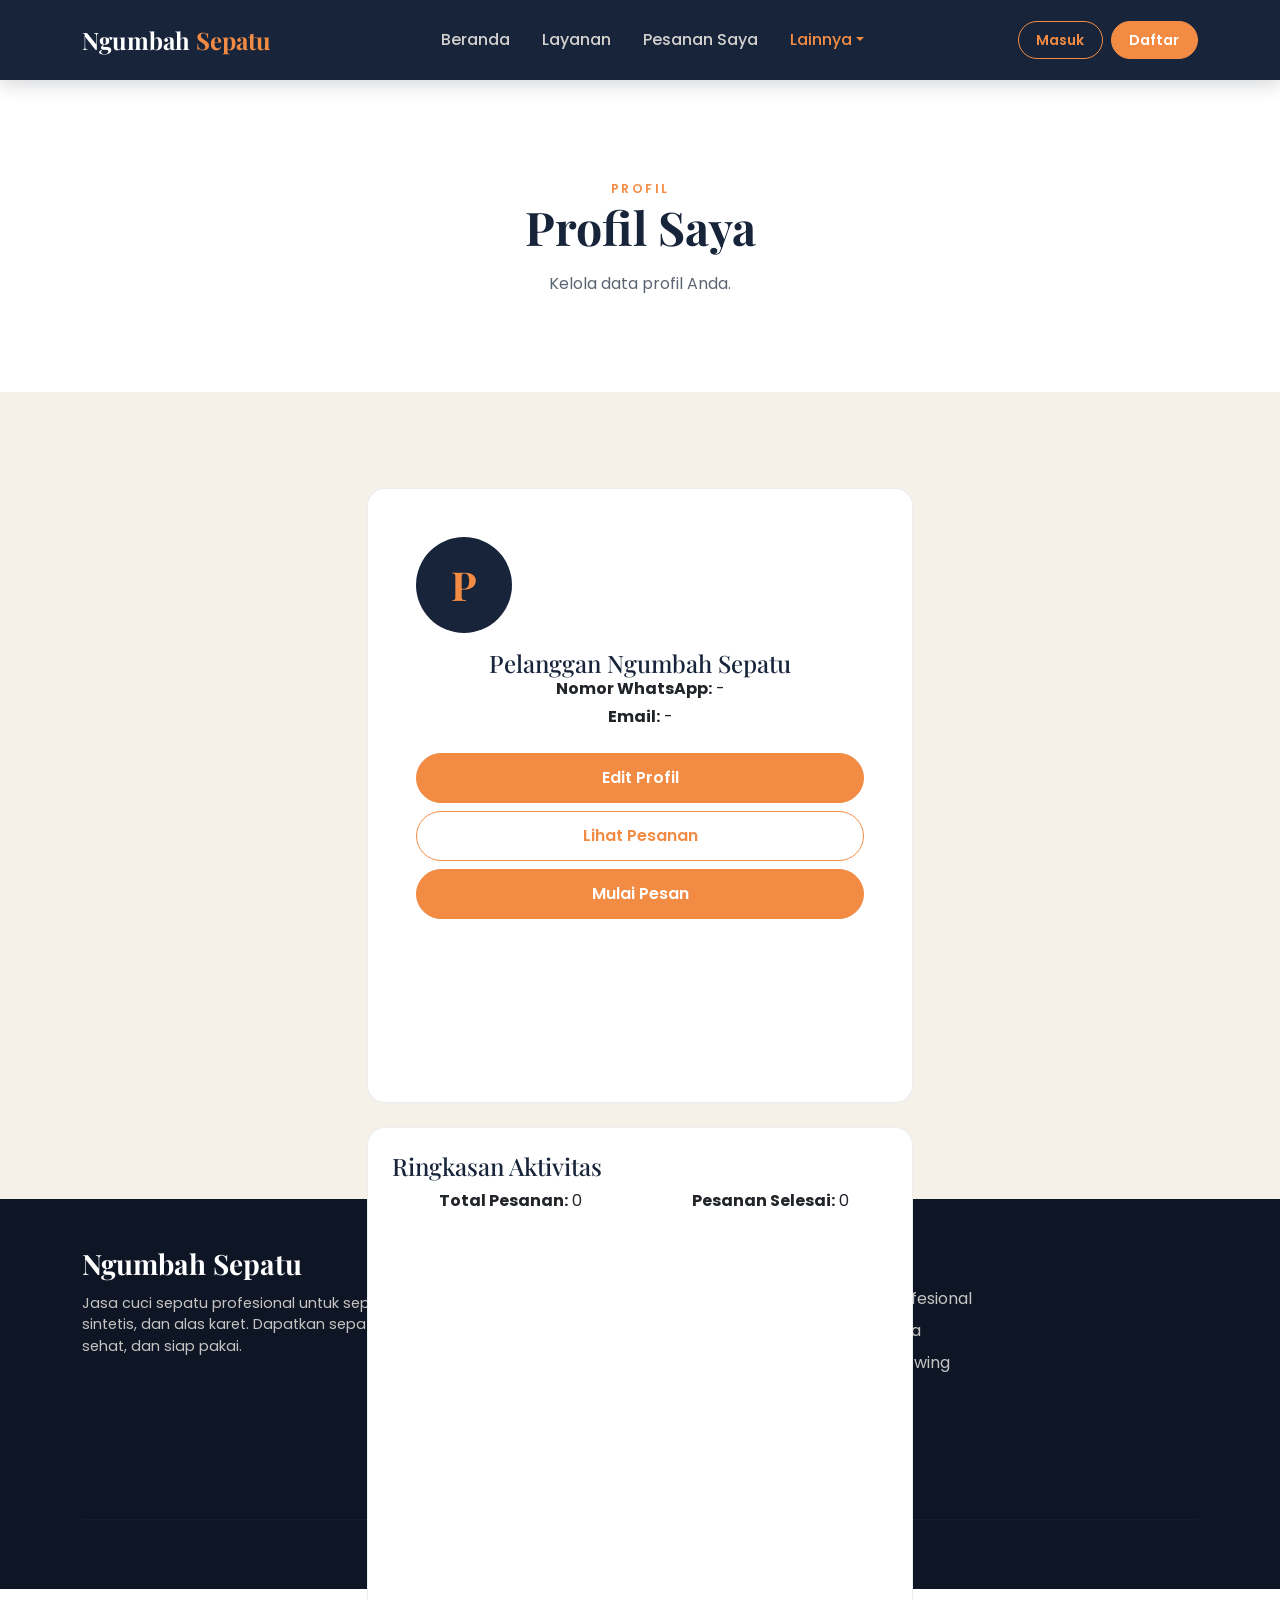
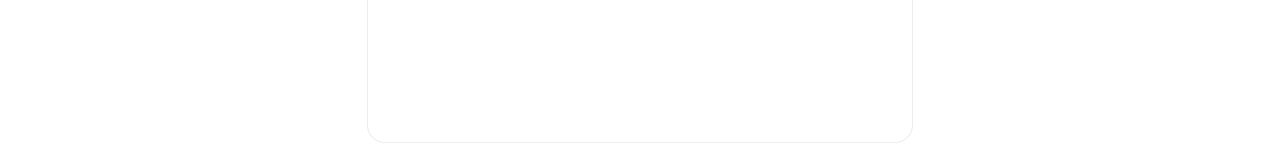
<file: profil.html>
<!DOCTYPE html>
<html lang="id">
<head>
    <meta charset="UTF-8">
    <meta name="viewport" content="width=device-width, initial-scale=1.0">
    <title>Ngumbah Sepatu | Profil Saya</title>

    <!-- Bootstrap 5 CSS -->
    <link href="https://cdn.jsdelivr.net/npm/bootstrap@5.3.3/dist/css/bootstrap.min.css" rel="stylesheet">
    <!-- Google Fonts -->
    <link href="https://fonts.googleapis.com/css2?family=Playfair+Display:wght@500;600;700&family=Poppins:wght@300;400;500;600;700&display=swap" rel="stylesheet">
    <!-- Custom CSS -->
    <link rel="stylesheet" href="css/style.css">
</head>
<body>

    <!-- ==================== NAVBAR ==================== -->
    <nav class="navbar navbar-expand-lg navbar-dark bg-navy fixed-top">
        <div class="container">
            <a class="navbar-brand" href="index.html">Ngumbah <span class="brand-accent">Sepatu</span></a>

            <button class="navbar-toggler" type="button" data-bs-toggle="collapse" data-bs-target="#navMenu" aria-controls="navMenu" aria-expanded="false" aria-label="Buka navigasi">
                <span class="navbar-toggler-icon"></span>
            </button>

            <div class="collapse navbar-collapse" id="navMenu">
                <ul class="navbar-nav mx-auto mb-2 mb-lg-0">
                    <li class="nav-item"><a class="nav-link" href="index.html">Beranda</a></li>
                    <li class="nav-item"><a class="nav-link" href="layanan.html">Layanan</a></li>
                    <li class="nav-item"><a class="nav-link" href="pesanan-saya.html">Pesanan Saya</a></li>
                    <li class="nav-item dropdown">
                        <a class="nav-link dropdown-toggle active" href="#" id="dropdownLainnya" role="button" data-bs-toggle="dropdown" aria-expanded="false">Lainnya</a>
                        <ul class="dropdown-menu dropdown-menu-dark" aria-labelledby="dropdownLainnya">
                            <li><a class="dropdown-item" href="index.html#cara-kerja">Cara Kerja</a></li>
                            <li><a class="dropdown-item" href="index.html#tentang">Tentang Kami</a></li>
                            <li><hr class="dropdown-divider"></li>
                            <li><a class="dropdown-item active" href="profil.html">Profil</a></li>
                        </ul>
                    </li>
                </ul>
                <div class="d-flex flex-column flex-lg-row gap-2 mt-3 mt-lg-0">
                    <a href="login.html" class="btn btn-outline-orange" id="btnNavLogin">Masuk</a>
                    <a href="register.html" class="btn btn-orange" id="btnNavRegister">Daftar</a>
                    <button type="button" class="btn btn-outline-orange" id="btnLogout" style="display: none;">Logout</button>
                </div>
            </div>
        </div>
    </nav>

    <!-- ==================== HEADER HALAMAN PROFIL ==================== -->
    <section class="section bg-white">
        <div class="container">
            <div class="row justify-content-center text-center">
                <div class="col-lg-7">
                    <span class="eyebrow text-orange">Profil</span>
                    <h1 class="section-title">Profil Saya</h1>
                    <p class="section-sub">Kelola data profil Anda.</p>
                </div>
            </div>
        </div>
    </section>

    <!-- ==================== PROFIL & RINGKASAN AKTIVITAS ==================== -->
    <section class="section bg-cream">
        <div class="container">
            <div class="row justify-content-center">
                <div class="col-lg-6">
                    <!-- PROFIL CARD -->
                    <div class="card bg-white service-card p-4 p-lg-5 text-center">
                        <div class="avatar" id="profilAvatar">P</div>
                        <h3 class="service-title mt-3 mb-0" id="profilDisplayNama">Pelanggan Ngumbah Sepatu</h3>
                        <p class="mb-1"><strong>Nomor WhatsApp:</strong> <span id="profilDisplayWhatsapp">-</span></p>
                        <p class="mb-0"><strong>Email:</strong> <span id="profilDisplayEmail">-</span></p>

                        <div class="d-grid gap-2 mt-4">
                            <button type="button" class="btn btn-orange" id="btnEditProfil">Edit Profil</button>
                            <a href="pesanan-saya.html" class="btn btn-outline-orange">Lihat Pesanan</a>
                            <a href="layanan.html" class="btn btn-orange">Mulai Pesan</a>
                        </div>
                    </div>

                    <!-- RINGKASAN AKTIVITAS -->
                    <div class="card bg-white service-card p-4 mt-4">
                        <h3 class="service-title">Ringkasan Aktivitas</h3>
                        <div class="row text-center">
                            <div class="col-6">
                                <p class="mb-0"><strong>Total Pesanan:</strong> <span id="aktivitasTotal">0</span></p>
                            </div>
                            <div class="col-6">
                                <p class="mb-0"><strong>Pesanan Selesai:</strong> <span id="aktivitasSelesai">0</span></p>
                            </div>
                        </div>
                    </div>
                </div>
            </div>
        </div>
    </section>

    <!-- ==================== MODAL EDIT PROFIL ==================== -->
    <div class="modal fade" id="modalEditProfil" tabindex="-1" aria-labelledby="modalEditProfilLabel" aria-hidden="true">
        <div class="modal-dialog modal-dialog-centered">
            <div class="modal-content">
                <div class="modal-header">
                    <h5 class="modal-title" id="modalEditProfilLabel">Edit Profil</h5>
                    <button type="button" class="btn-close" data-bs-dismiss="modal" aria-label="Tutup"></button>
                </div>
                <div class="modal-body">
                    <div class="mb-3">
                        <label for="profilNama" class="form-label">Nama Lengkap <span class="text-danger">*</span></label>
                        <input type="text" class="form-control" id="profilNama" name="profilNama" placeholder="Nama lengkap pelanggan" required>
                        <div class="invalid-feedback">Nama lengkap wajib diisi.</div>
                    </div>
                    <div class="mb-3">
                        <label for="profilWhatsapp" class="form-label">Nomor WhatsApp <span class="text-danger">*</span></label>
                        <input type="text" class="form-control" id="profilWhatsapp" name="profilWhatsapp" placeholder="08xxxxxxxxxx" required>
                        <div class="invalid-feedback">Nomor WhatsApp wajib diisi.</div>
                    </div>
                    <div class="mb-3">
                        <label for="profilEmail" class="form-label">Email</label>
                        <input type="email" class="form-control" id="profilEmail" name="profilEmail" placeholder="Email (opsional)">
                    </div>
                </div>
                <div class="modal-footer">
                    <button type="button" class="btn btn-outline-orange" data-bs-dismiss="modal">Batal</button>
                    <button type="button" class="btn btn-orange" id="btnSimpanProfil">Simpan</button>
                </div>
            </div>
        </div>
    </div>

    <!-- TOAST NOTIFIKASI -->
    <div class="position-fixed bottom-0 end-0 p-3" style="z-index: 1100;">
        <div class="toast align-items-center text-bg-success border-0" id="toastSuksesProfil" role="alert" aria-live="assertive" aria-atomic="true">
            <div class="d-flex">
                <div class="toast-body" id="toastSuksesProfilTeks">Profil berhasil disimpan.</div>
                <button type="button" class="btn-close btn-close-white me-2 m-auto" data-bs-dismiss="toast" aria-label="Tutup"></button>
            </div>
        </div>
    </div>

    <!-- ==================== FOOTER ==================== -->
    <footer class="footer">
        <div class="container py-5">
            <div class="row g-4">
                <div class="col-lg-4 mb-3 mb-lg-0">
                    <h4 class="footer-brand">Ngumbah Sepatu</h4>
                    <p class="footer-text">Jasa cuci sepatu profesional untuk sepatu kulit, sintetis, dan alas karet. Dapatkan sepatu bersih, sehat, dan siap pakai.</p>
                </div>
                <div class="col-6 col-lg-3 mb-3 mb-lg-0">
                    <h5 class="footer-heading">Navigasi</h5>
                    <ul class="footer-links list-unstyled">
                        <li><a href="index.html">Beranda</a></li>
                        <li><a href="layanan.html">Layanan</a></li>
                        <li><a href="pesanan-saya.html">Pesanan Saya</a></li>
                        <li><a href="profil.html">Profil</a></li>
                        <li><a href="index.html#cara-kerja">Cara Kerja</a></li>
                        <li><a href="index.html#tentang">Tentang Kami</a></li>
                    </ul>
                </div>
                <div class="col-6 col-lg-3 mb-3 mb-lg-0">
                    <h5 class="footer-heading">Informasi Usaha</h5>
                    <ul class="footer-links list-unstyled">
                        <li>Jasa cuci sepatu profesional</li>
                        <li>Antar jemput tersedia</li>
                        <li>Deep clean &amp; unyellowing</li>
                    </ul>
                </div>
            </div>
            <hr class="footer-divider">
            <div class="text-center text-white-50 small">
                <p class="mb-0">&copy; 2026 Ngumbah Sepatu. All rights reserved.</p>
            </div>
        </div>
    </footer>

    <!-- jQuery -->
    <script src="https://code.jquery.com/jquery-3.7.1.min.js"></script>
    <!-- Bootstrap 5 JS Bundle (includes Popper) -->
    <script src="https://cdn.jsdelivr.net/npm/bootstrap@5.3.3/dist/js/bootstrap.bundle.min.js"></script>
    <!-- Custom JS -->
    <script src="js/script.js"></script>
</body>
</html>
</file>
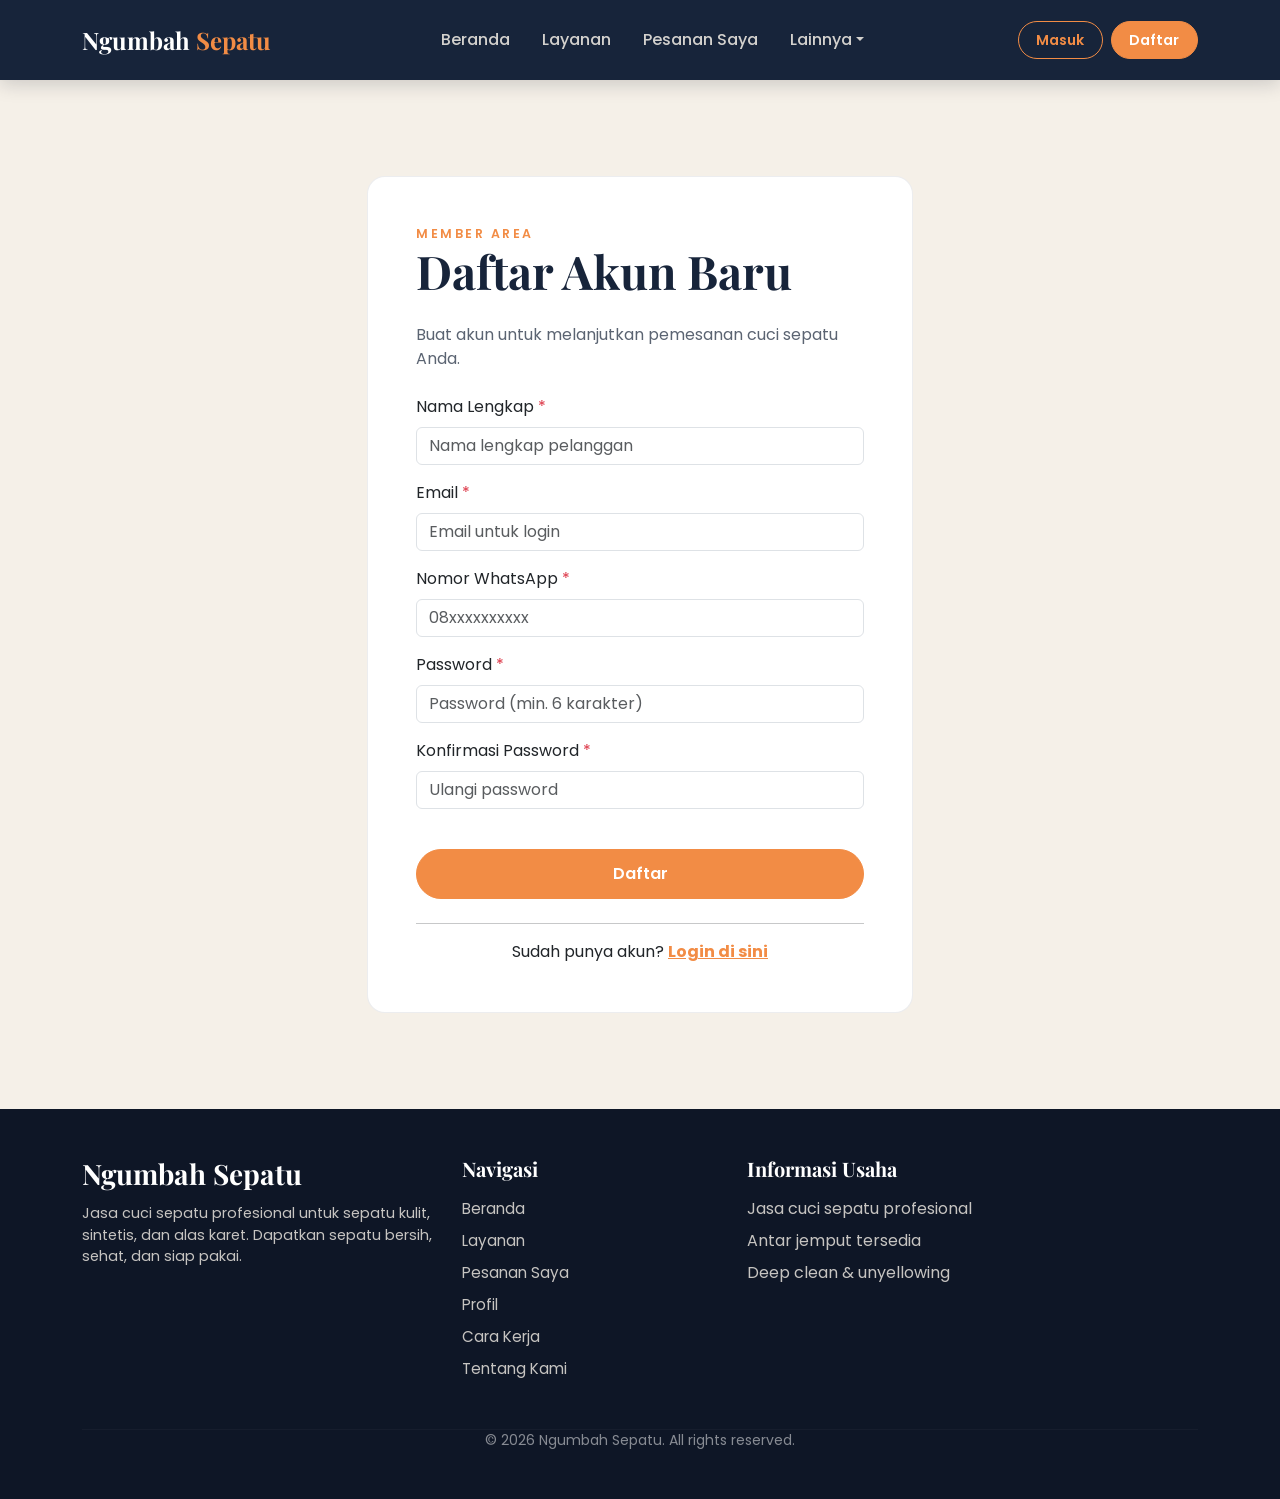
<file: register.html>
<!DOCTYPE html>
<html lang="id">
<head>
    <meta charset="UTF-8">
    <meta name="viewport" content="width=device-width, initial-scale=1.0">
    <title>Ngumbah Sepatu | Daftar</title>

    <!-- Bootstrap 5 CSS -->
    <link href="https://cdn.jsdelivr.net/npm/bootstrap@5.3.3/dist/css/bootstrap.min.css" rel="stylesheet">
    <!-- Google Fonts -->
    <link href="https://fonts.googleapis.com/css2?family=Playfair+Display:wght@500;600;700&family=Poppins:wght@300;400;500;600;700&display=swap" rel="stylesheet">
    <!-- Custom CSS -->
    <link rel="stylesheet" href="css/style.css">
</head>
<body>

    <!-- ==================== NAVBAR ==================== -->
    <nav class="navbar navbar-expand-lg navbar-dark bg-navy fixed-top">
        <div class="container">
            <a class="navbar-brand" href="index.html">Ngumbah <span class="brand-accent">Sepatu</span></a>

            <button class="navbar-toggler" type="button" data-bs-toggle="collapse" data-bs-target="#navMenu" aria-controls="navMenu" aria-expanded="false" aria-label="Buka navigasi">
                <span class="navbar-toggler-icon"></span>
            </button>

            <div class="collapse navbar-collapse" id="navMenu">
                <ul class="navbar-nav mx-auto mb-2 mb-lg-0">
                    <li class="nav-item"><a class="nav-link" href="index.html">Beranda</a></li>
                    <li class="nav-item"><a class="nav-link" href="layanan.html">Layanan</a></li>
                    <li class="nav-item"><a class="nav-link" href="pesanan-saya.html">Pesanan Saya</a></li>
                    <li class="nav-item dropdown">
                        <a class="nav-link dropdown-toggle" href="#" id="dropdownLainnya" role="button" data-bs-toggle="dropdown" aria-expanded="false">Lainnya</a>
                        <ul class="dropdown-menu dropdown-menu-dark" aria-labelledby="dropdownLainnya">
                            <li><a class="dropdown-item" href="index.html#cara-kerja">Cara Kerja</a></li>
                            <li><a class="dropdown-item" href="index.html#tentang">Tentang Kami</a></li>
                            <li><hr class="dropdown-divider"></li>
                            <li><a class="dropdown-item" href="profil.html">Profil</a></li>
                        </ul>
                    </li>
                </ul>
                <div class="d-flex flex-column flex-lg-row gap-2 mt-3 mt-lg-0">
                    <a href="login.html" class="btn btn-outline-orange" id="btnNavLogin">Masuk</a>
                    <a href="register.html" class="btn btn-orange" id="btnNavRegister">Daftar</a>
                    <button type="button" class="btn btn-outline-orange" id="btnLogout" style="display: none;">Logout</button>
                </div>
            </div>
        </div>
    </nav>

    <!-- ==================== HALAMAN REGISTRASI ==================== -->
    <section class="section bg-cream">
        <div class="container">
            <div class="row justify-content-center">
                <div class="col-lg-6 col-md-8">
                    <div class="card bg-white service-card p-4 p-lg-5">
                        <span class="eyebrow text-orange">Member Area</span>
                        <h1 class="section-title">Daftar Akun Baru</h1>
                        <p class="section-sub">Buat akun untuk melanjutkan pemesanan cuci sepatu Anda.</p>

                        <div class="alert alert-danger mt-3 mb-0 d-none" id="regError" role="alert"></div>

                        <form id="formRegister" class="mt-4">
                            <div class="mb-3">
                                <label for="regNama" class="form-label">Nama Lengkap <span class="text-danger">*</span></label>
                                <input type="text" class="form-control" id="regNama" name="nama" placeholder="Nama lengkap pelanggan" required>
                                <div class="invalid-feedback">Nama lengkap wajib diisi (min. 3 karakter).</div>
                            </div>
                            <div class="mb-3">
                                <label for="regEmail" class="form-label">Email <span class="text-danger">*</span></label>
                                <input type="email" class="form-control" id="regEmail" name="email" placeholder="Email untuk login" required>
                                <div class="invalid-feedback">Email wajib diisi dengan format yang benar.</div>
                            </div>
                            <div class="mb-3">
                                <label for="regWhatsapp" class="form-label">Nomor WhatsApp <span class="text-danger">*</span></label>
                                <input type="text" class="form-control" id="regWhatsapp" name="whatsapp" placeholder="08xxxxxxxxxx" required>
                                <div class="invalid-feedback">Nomor WhatsApp wajib diisi (min. 9 digit).</div>
                            </div>
                            <div class="mb-3">
                                <label for="regPassword" class="form-label">Password <span class="text-danger">*</span></label>
                                <input type="password" class="form-control" id="regPassword" name="password" placeholder="Password (min. 6 karakter)" required>
                                <div class="invalid-feedback">Password wajib diisi (min. 6 karakter).</div>
                            </div>
                            <div class="mb-3">
                                <label for="regKonfirmasi" class="form-label">Konfirmasi Password <span class="text-danger">*</span></label>
                                <input type="password" class="form-control" id="regKonfirmasi" name="konfirmasi" placeholder="Ulangi password" required>
                                <div class="invalid-feedback">Konfirmasi password tidak cocok.</div>
                            </div>
                            <button type="submit" class="btn btn-orange w-100 mt-4" id="btnRegister">Daftar</button>
                        </form>

                        <hr class="mt-4 mb-0">
                        <p class="text-center mt-3 mb-0">Sudah punya akun? <a href="login.html" class="text-orange fw-bold">Login di sini</a></p>
                    </div>
                </div>
            </div>
        </div>
    </section>

    <!-- ==================== FOOTER ==================== -->
    <footer class="footer">
        <div class="container py-5">
            <div class="row g-4">
                <div class="col-lg-4 mb-3 mb-lg-0">
                    <h4 class="footer-brand">Ngumbah Sepatu</h4>
                    <p class="footer-text">Jasa cuci sepatu profesional untuk sepatu kulit, sintetis, dan alas karet. Dapatkan sepatu bersih, sehat, dan siap pakai.</p>
                </div>
                <div class="col-6 col-lg-3 mb-3 mb-lg-0">
                    <h5 class="footer-heading">Navigasi</h5>
                    <ul class="footer-links list-unstyled">
                        <li><a href="index.html">Beranda</a></li>
                        <li><a href="layanan.html">Layanan</a></li>
                        <li><a href="pesanan-saya.html">Pesanan Saya</a></li>
                        <li><a href="profil.html">Profil</a></li>
                        <li><a href="index.html#cara-kerja">Cara Kerja</a></li>
                        <li><a href="index.html#tentang">Tentang Kami</a></li>
                    </ul>
                </div>
                <div class="col-6 col-lg-3 mb-3 mb-lg-0">
                    <h5 class="footer-heading">Informasi Usaha</h5>
                    <ul class="footer-links list-unstyled">
                        <li>Jasa cuci sepatu profesional</li>
                        <li>Antar jemput tersedia</li>
                        <li>Deep clean &amp; unyellowing</li>
                    </ul>
                </div>
            </div>
            <hr class="footer-divider">
            <div class="text-center text-white-50 small">
                <p class="mb-0">&copy; 2026 Ngumbah Sepatu. All rights reserved.</p>
            </div>
        </div>
    </footer>

    <!-- jQuery -->
    <script src="https://code.jquery.com/jquery-3.7.1.min.js"></script>
    <!-- Bootstrap 5 JS Bundle (includes Popper) -->
    <script src="https://cdn.jsdelivr.net/npm/bootstrap@5.3.3/dist/js/bootstrap.bundle.min.js"></script>
    <!-- Custom JS -->
    <script src="js/script.js"></script>
</body>
</html>
</file>
<file: css/style.css>
/* ============================================================
   Ngumbah Sepatu - Custom Styles
   ============================================================ */

:root {
    --navy: #17243A;
    --navy-dark: #0E1626;
    --cream: #F5F0E8;
    --orange: #F28C45;
    --orange-dark: #E07B35;
    --white: #FFFFFF;
    --text-muted: #5B6472;
}

/* ---------- Base ---------- */
body {
    font-family: 'Poppins', sans-serif;
    background-color: var(--white);
    color: var(--navy);
    padding-top: 80px;
}

h1, h2, h3, h4 {
    font-family: 'Playfair Display', serif;
    color: var(--navy);
}

/* ---------- Helper ---------- */
.eyebrow {
    text-transform: uppercase;
    letter-spacing: 2.5px;
    font-size: 0.78rem;
    font-weight: 600;
}

.text-orange {
    color: var(--orange) !important;
}

.section {
    padding: 96px 0;
}

.bg-cream {
    background-color: var(--cream);
}

.bg-navy {
    background-color: var(--navy);
}

.bg-navy-dark {
    background-color: var(--navy-dark);
}

.section-title {
    font-size: clamp(2rem, 4vw, 2.9rem);
    font-weight: 700;
}

.section-sub {
    color: var(--text-muted);
    max-width: 640px;
    margin: 1rem auto 0;
}

/* ---------- Button ---------- */
.btn-orange {
    background-color: var(--orange);
    border-color: var(--orange);
    color: var(--white);
    font-weight: 600;
    padding: 0.75rem 2rem;
    border-radius: 50px;
    transition: all 0.3s ease;
}

.btn-orange:hover,
.btn-orange:focus {
    background-color: var(--orange-dark);
    border-color: var(--orange-dark);
    color: var(--white);
    transform: translateY(-2px);
    box-shadow: 0 12px 24px rgba(242, 140, 69, 0.35);
}

.btn-outline-orange {
    background-color: transparent;
    border-color: var(--orange);
    color: var(--orange);
    font-weight: 600;
    padding: 0.75rem 2rem;
    border-radius: 50px;
    transition: all 0.3s ease;
}

.btn-outline-orange:hover,
.btn-outline-orange:focus {
    background-color: var(--orange);
    border-color: var(--orange);
    color: var(--white);
}

/* ---------- Navbar ---------- */
.navbar {
    box-shadow: 0 4px 18px rgba(14, 22, 38, 0.18);
    min-height: 80px;
}

.navbar .navbar-brand {
    color: var(--white);
    font-family: 'Playfair Display', serif;
    font-size: 1.5rem;
    font-weight: 700;
}

.navbar .brand-accent {
    color: var(--orange);
}

.navbar .nav-link {
    color: rgba(245, 240, 232, 0.85);
    font-weight: 500;
    transition: color 0.3s ease;
}

.navbar .nav-link:hover,
.navbar .nav-link:focus {
    color: var(--orange);
}

.navbar .nav-link.active {
    color: var(--orange);
}

/* ---------- Navbar: desktop (logo kiri, menu tengah, tombol kanan) ---------- */
@media (min-width: 992px) {
    .navbar {
        height: 80px;
    }

    /* collapse area: logo | menu tengah | grup auth */
    #navMenu {
        flex: 1 1 auto;
        display: flex !important;
        align-items: center;
        justify-content: space-between;
    }

    /* Zona tengah: nav links rata tengah */
    #navMenu > .navbar-nav {
        flex: 1 1 auto;
        justify-content: center;
        margin-left: 0 !important;
        margin-right: 0 !important;
    }

    #navMenu > .navbar-nav .nav-link {
        padding: 0.7rem 1rem;
        white-space: nowrap;
    }

    /* Zona kanan: grup auth tidak boleh menyusut */
    #navMenu > div {
        flex-shrink: 0;
        gap: 0.5rem !important;
    }
}

/* ---------- Navbar: tombol lebih kecil agar tidak mendominasi ---------- */
.navbar .btn-orange,
.navbar .btn-outline-orange {
    padding: 0.45rem 1.1rem;
    font-size: 0.875rem;
    white-space: nowrap;
}

/* ---------- Navbar: dropdown Lainnya ---------- */
.navbar .dropdown-menu {
    background-color: var(--navy);
    border: 1px solid rgba(245, 240, 232, 0.1);
    border-radius: 10px;
    margin-top: 0.5rem;
    min-width: 160px;
}

.navbar .dropdown-item {
    color: rgba(245, 240, 232, 0.85);
    font-size: 0.9rem;
    padding: 0.55rem 1.1rem;
    transition: background-color 0.2s ease, color 0.2s ease;
}

.navbar .dropdown-item:hover,
.navbar .dropdown-item:focus {
    background-color: rgba(242, 140, 69, 0.15);
    color: var(--orange);
}

.navbar .dropdown-item.active {
    background-color: rgba(242, 140, 69, 0.2);
    color: var(--orange);
}

.navbar .dropdown-divider {
    border-color: rgba(245, 240, 232, 0.12);
}

/* ---------- Hero: penyesuaian desktop agar dua kolom seimbang ---------- */
@media (min-width: 992px) {
    /* Judul: batasi ukuran max agar tidak 4 baris di layar medium-desktop */
    .hero-title {
        font-size: clamp(2.2rem, 3.8vw, 3.2rem);
    }

    /* Dekorasi oranye: pindahkan agar hanya berada di area kolom gambar (kanan),
       tidak masuk ke area teks kiri */
    .hero::before {
        top: 5%;
        right: -8%;
        width: 52%;
        height: 78%;
    }

    /* Batasi tinggi gambar agar seimbang dengan tinggi kolom teks */
    .hero-img-wrap {
        max-height: 420px;
        overflow: hidden;
        border-radius: 24px;
    }

    .hero-img {
        width: 100%;
        height: 100%;
        object-fit: cover;
    }
}

/* ---------- Hero ---------- */
.hero {
    position: relative;
    overflow: hidden;
    padding: 110px 0 120px;
    background:
        radial-gradient(circle at 85% 15%, rgba(242, 140, 69, 0.28), transparent 55%),
        radial-gradient(circle at 8% 90%, rgba(242, 140, 69, 0.14), transparent 55%),
        linear-gradient(160deg, #1d2c4d 0%, var(--navy) 45%, var(--navy-dark) 100%);
}

.hero::before {
    content: '';
    position: absolute;
    top: 8%;
    right: -6%;
    width: 65%;
    height: 65%;
    background-color: var(--orange);
    border-radius: 40px;
    opacity: 0.85;
}

.hero > .container {
    position: relative;
    z-index: 1;
}

.hero-title {
    font-family: 'Playfair Display', serif;
    font-size: clamp(2.3rem, 5.5vw, 4rem);
    font-weight: 700;
    line-height: 1.15;
    color: var(--white);
}

.hero-badge {
    display: inline-block;
    background: rgba(242, 140, 69, 0.15);
    border: 1px solid rgba(242, 140, 69, 0.45);
    color: var(--orange);
    font-size: 0.75rem;
    font-weight: 600;
    letter-spacing: 1.5px;
    text-transform: uppercase;
    padding: 0.45rem 1.1rem;
    border-radius: 50px;
}

.hero-text {
    font-size: 1.125rem;
    color: rgba(245, 240, 232, 0.85);
    max-width: 540px;
}

.hero-note {
    margin-top: 1.5rem;
    font-size: 0.9rem;
    color: rgba(245, 240, 232, 0.65);
}

.hero .btn-orange {
    margin-top: 2rem;
}

.hero-img-wrap {
    position: relative;
}

.hero-img {
    width: 100%;
    max-width: 100%;
    height: auto;
    object-fit: cover;
    border-radius: 24px;
    box-shadow: 0 30px 60px rgba(0, 0, 0, 0.35);
}

.service-img {
    width: 100%;
    border-radius: 16px;
    margin-bottom: 1.25rem;
    box-shadow: 0 16px 32px rgba(23, 36, 58, 0.12);
}

.detail-img {
    width: 100%;
    border-radius: 24px;
    box-shadow: 0 30px 60px rgba(0, 0, 0, 0.35);
}

.service-benefits {
    padding-left: 0;
}

.service-benefits li {
    margin-bottom: 0.5rem;
    color: var(--navy);
}

.service-benefits li::before {
    content: "✓";
    color: var(--orange);
    font-weight: 700;
    margin-right: 0.5rem;
}

.form-card {
    background: var(--white);
    border: 1px solid rgba(23, 36, 58, 0.08);
    border-radius: 18px;
}

/* ---------- Status Badge ---------- */
.status-badge {
    display: inline-block;
    padding: 0.35rem 0.9rem;
    border-radius: 50px;
    font-size: 0.78rem;
    font-weight: 600;
    background: rgba(242, 140, 69, 0.15);
    color: var(--orange);
    border: 1px solid rgba(242, 140, 69, 0.45);
}

.status-badge.status-mengunggu-konfirmasi {
    background: rgba(242, 140, 69, 0.15);
    color: var(--orange);
    border-color: rgba(242, 140, 69, 0.45);
}

.status-badge.status-diproses {
    background: rgba(13, 202, 240, 0.1);
    color: #0dcaf0;
    border-color: rgba(13, 202, 240, 0.4);
}

.status-badge.status-sedang-dicuci {
    background: rgba(13, 110, 253, 0.1);
    color: #0d6efd;
    border-color: rgba(13, 110, 253, 0.4);
}

.status-badge.status-selesai {
    background: rgba(40, 167, 69, 0.12);
    color: #198754;
    border-color: rgba(40, 167, 69, 0.4);
}

.avatar {
    width: 96px;
    height: 96px;
    border-radius: 50%;
    background: var(--navy);
    color: var(--orange);
    display: flex;
    align-items: center;
    justify-content: center;
    font-family: 'Playfair Display', serif;
    font-size: 2.5rem;
    font-weight: 700;
}

/* ---------- Services & Features ---------- */
.service-card,
.feature-card {
    background: var(--white);
    border: 1px solid rgba(23, 36, 58, 0.08);
    border-radius: 18px;
    height: 100%;
    transition: transform 0.35s ease, box-shadow 0.35s ease;
}

.service-card:hover,
.feature-card:hover {
    transform: translateY(-10px);
    box-shadow: 0 24px 48px rgba(23, 36, 58, 0.12);
}

.service-icon {
    width: 64px;
    height: 64px;
    border-radius: 50%;
    background: var(--navy);
    color: var(--orange);
    display: flex;
    align-items: center;
    justify-content: center;
    font-size: 1.7rem;
    margin-bottom: 1.25rem;
}

.service-title {
    font-size: 1.5rem;
    margin-bottom: 0.5rem;
}

.service-desc {
    color: var(--text-muted);
    font-size: 0.95rem;
    margin-bottom: 0;
}

.service-price {
    color: var(--orange);
    font-weight: 700;
    font-size: 1.35rem;
    margin-top: 1rem;
    margin-bottom: 0;
}

/* ---------- Steps ---------- */
.step-card {
    background: var(--white);
    border-radius: 18px;
    padding: 2rem 1.75rem;
    text-align: center;
    height: 100%;
    box-shadow: 0 10px 30px rgba(23, 36, 58, 0.06);
}

.step-number {
    width: 56px;
    height: 56px;
    margin: 0 auto 1rem;
    border-radius: 50%;
    background: var(--navy);
    color: var(--orange);
    font-family: 'Playfair Display', serif;
    font-size: 1.6rem;
    font-weight: 700;
    display: flex;
    align-items: center;
    justify-content: center;
}

.step-title {
    font-size: 1.3rem;
    margin-bottom: 0.5rem;
}

.step-text {
    color: var(--text-muted);
    font-size: 0.95rem;
    margin: 0;
}

/* ---------- Footer ---------- */
.footer {
    background-color: var(--navy-dark);
    color: rgba(245, 240, 232, 0.8);
}

.footer-brand {
    font-family: 'Playfair Display', serif;
    color: var(--white);
    font-size: 1.75rem;
    font-weight: 700;
    margin-bottom: 0.75rem;
}

.footer-heading {
    color: var(--white);
    font-family: 'Playfair Display', serif;
    font-size: 1.25rem;
    font-weight: 700;
    margin-bottom: 1rem;
}

.footer-text {
    font-size: 0.9rem;
}

.footer-links li {
    margin-bottom: 0.5rem;
}

.footer-links a {
    color: rgba(245, 240, 232, 0.8);
    text-decoration: none;
    transition: color 0.3s ease;
    font-size: 0.95rem;
}

.footer-links a:hover {
    color: var(--orange);
}

.footer-divider {
    border-color: rgba(245, 240, 232, 0.12);
    margin: 2rem 0 0;
}

/* ---------- Scroll offset untuk navbar tetap (fixed-top) ---------- */
section[id] {
    scroll-margin-top: 80px;
}

/* ---------- Responsive ---------- */

/* ---------- Tablet (768px - 1023.98px) ---------- */
@media (min-width: 768px) and (max-width: 1023.98px) {
    .hero {
        padding: 90px 0 110px;
    }

    .hero-title {
        font-size: clamp(2rem, 5vw, 2.8rem);
    }

    .hero-text {
        font-size: 1.05rem;
    }

    .hero .btn-orange {
        padding: 0.7rem 2rem;
        font-size: 1rem;
    }

    .hero-img {
        border-radius: 18px;
        box-shadow: 0 18px 40px rgba(0, 0, 0, 0.3);
    }
}

/* ---------- Tablet stacked (768px - 991.98px, kolom menumpuk) ---------- */
@media (min-width: 768px) and (max-width: 991.98px) {
    /* Dekorasi background diperkecil dan diturunkan opacity-nya */
    .hero::before {
        top: -10%;
        right: -20%;
        width: 55%;
        height: 55%;
        opacity: 0.4;
        border-radius: 36px;
    }

    /* Pastikan gambar tidak keluar dari container saat kolom menumpuk */
    .hero-img-wrap {
        overflow: hidden;
        margin-top: 1.5rem;
    }
}

/* ---------- Mobile (maksimal 767.98px) ---------- */
@media (max-width: 767.98px) {
    .section {
        padding: 64px 0;
    }

    .hero {
        /* Tambah padding atas agar badge & judul tidak tertutup navbar */
        padding: 96px 0 64px;
    }

    /* Sembunyikan dekorasi kotak oranye di mobile — posisinya selalu
       menimpa teks di layar sempit karena lebarnya 65% dari viewport */
    .hero::before {
        display: none;
    }

    .hero-title {
        font-size: 2.1rem;
        line-height: 1.2;
    }

    .hero-text {
        font-size: 1rem;
        margin-top: 0.75rem;
    }

    .hero-note {
        font-size: 0.85rem;
        margin-top: 0.75rem;
    }

    /* Tombol proporsional, tidak mengisi seluruh lebar layar */
    .hero .btn-orange {
        margin-top: 1.25rem;
        padding: 0.65rem 1.75rem;
        font-size: 1rem;
        width: auto;
        max-width: 100%;
        display: inline-block;
    }

    /* Kurangi gap row Bootstrap agar gambar tidak terlalu jauh dari teks */
    .hero .row {
        --bs-gutter-y: 1.5rem;
    }

    .hero-img-wrap {
        overflow: hidden;
        margin-top: 0;
    }

    .hero-img {
        width: 100%;
        max-width: 100%;
        height: auto;
        object-fit: cover;
        border-radius: 18px;
        box-shadow: 0 16px 34px rgba(0, 0, 0, 0.28);
    }

    /* Tabel perbandingan layanan tetap terbaca di layar kecil */
    .comparison-table {
        font-size: 0.8rem;
    }
}

/* ---------- Mobile kecil (maksimal 575.98px) ---------- */
@media (max-width: 575.98px) {
    .hero {
        padding: 92px 0 56px;
    }

    .hero-title {
        font-size: 1.9rem;
        line-height: 1.2;
    }

    .hero-text {
        font-size: 0.95rem;
    }

    .hero .btn-orange,
    .hero .btn-orange.btn-lg {
        margin-top: 1rem;
        padding: 0.6rem 1.5rem;
        font-size: 0.9rem;
        width: auto;
        max-width: 100%;
        display: inline-block;
    }

    .hero-img-wrap {
        overflow: hidden;
        margin-top: 0;
    }

    .hero-note {
        font-size: 0.8rem;
        margin-top: 0.6rem;
    }
}
</file>
